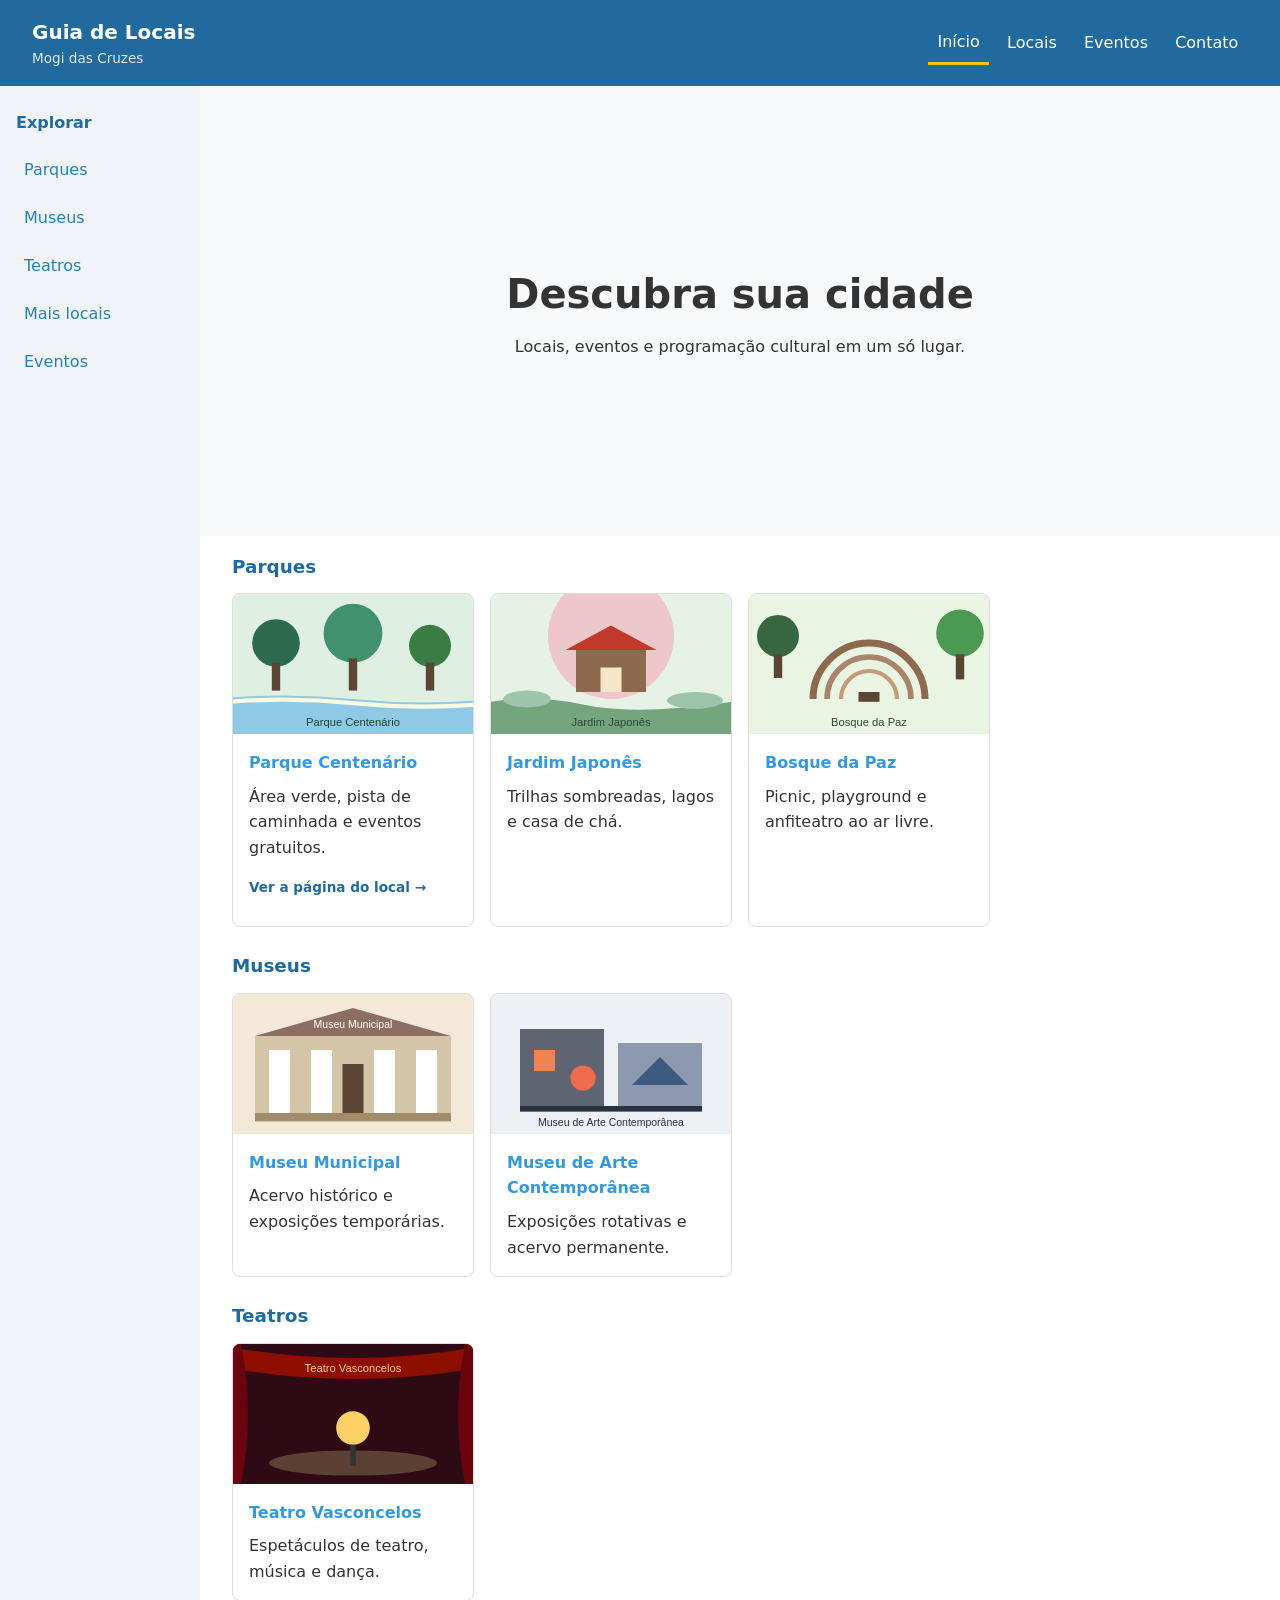
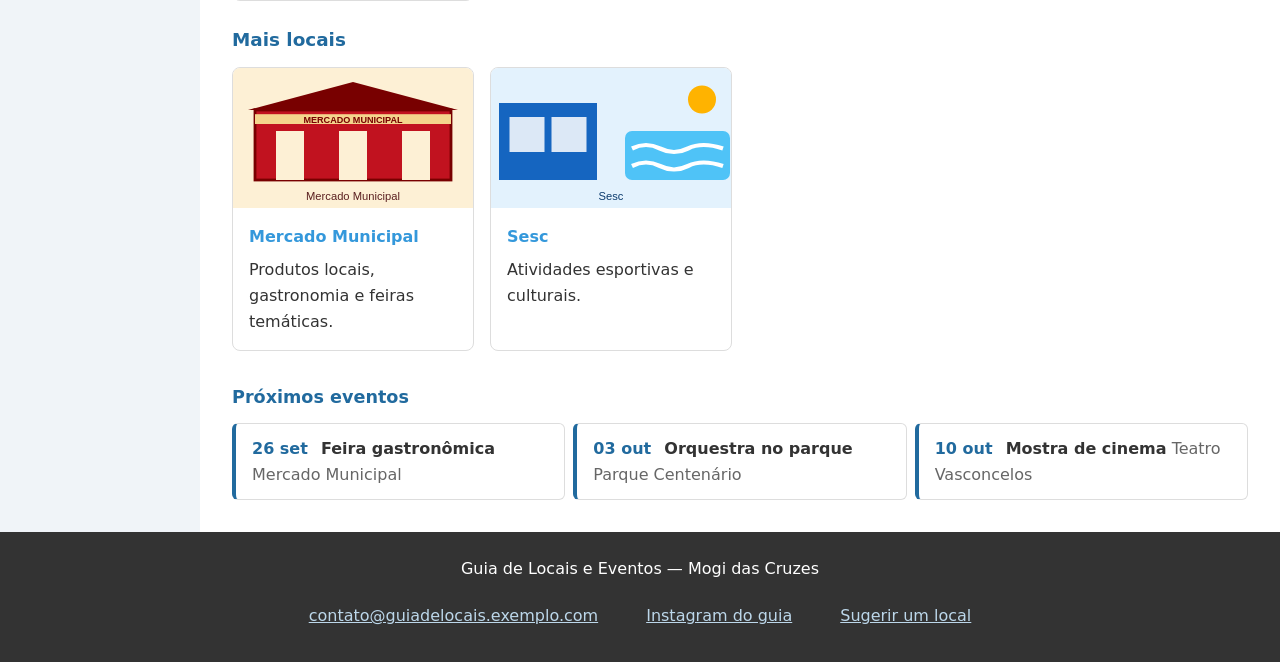
<file: index.html>
<!DOCTYPE html>
<html lang="pt-BR">
<head>
  <meta charset="UTF-8">
  <meta name="viewport" content="width=device-width, initial-scale=1.0">
  <title>Guia de Locais e Eventos — Início</title>
  <link rel="stylesheet" href="style.css">
</head>
<body>
  <header class="cabecalho">
    <div class="identidade">
      <p class="logo">Guia de Locais</p>
      <p class="titulo">Mogi das Cruzes</p>
    </div>
    <nav aria-label="Menu principal">
      <ul class="menu-lista">
        <li><a href="index.html" aria-current="page" class="ativo">Início</a></li>
        <li><a href="#locais">Locais</a></li>
        <li><a href="#agenda">Eventos</a></li>
        <li><a href="#contato">Contato</a></li>
      </ul>
    </nav>
  </header>

  <aside class="lateral">
    <nav aria-label="Categorias de locais">
      <h2 class="lateral-titulo">Explorar</h2>
      <ul class="lateral-lista">
        <li><a href="#parques">Parques</a></li>
        <li><a href="#museus">Museus</a></li>
        <li><a href="#teatros">Teatros</a></li>
        <li><a href="#mais">Mais locais</a></li>
        <li><a href="#agenda">Eventos</a></li>
      </ul>
    </nav>
  </aside>

  <main>
    <section class="hero">
      <div>
        <h1>Descubra sua cidade</h1>
        <p>Locais, eventos e programação cultural em um só lugar.</p>
      </div>
    </section>

    <div class="locais" id="locais">
      <section class="categoria" id="parques">
        <h3 class="categoria-titulo">Parques</h3>
        <div class="cards">
          <article class="card com-link">
            <a href="parque-centenario.html">
              <img src="local-parque.svg" alt="Área verde do Parque Centenário com árvores e pista de caminhada">
              <h4>Parque Centenário</h4>
              <p>Área verde, pista de caminhada e eventos gratuitos.</p>
              <p class="card-cta">Ver a página do local →</p>
            </a>
          </article>
          <article class="card">
            <img src="local-jardim.svg" alt="Casa de chá e cerejeiras do Jardim Japonês">
            <h4>Jardim Japonês</h4>
            <p>Trilhas sombreadas, lagos e casa de chá.</p>
          </article>
          <article class="card">
            <img src="local-bosque.svg" alt="Anfiteatro ao ar livre do Bosque da Paz">
            <h4>Bosque da Paz</h4>
            <p>Picnic, playground e anfiteatro ao ar livre.</p>
          </article>
        </div>
      </section>

      <section class="categoria" id="museus">
        <h3 class="categoria-titulo">Museus</h3>
        <div class="cards">
          <article class="card">
            <img src="local-museu.svg" alt="Fachada do Museu Municipal">
            <h4>Museu Municipal</h4>
            <p>Acervo histórico e exposições temporárias.</p>
          </article>
          <article class="card">
            <img src="local-mac.svg" alt="Fachada geométrica do Museu de Arte Contemporânea">
            <h4>Museu de Arte Contemporânea</h4>
            <p>Exposições rotativas e acervo permanente.</p>
          </article>
        </div>
      </section>

      <section class="categoria" id="teatros">
        <h3 class="categoria-titulo">Teatros</h3>
        <div class="cards">
          <article class="card">
            <img src="local-teatro.svg" alt="Palco do Teatro Vasconcelos">
            <h4>Teatro Vasconcelos</h4>
            <p>Espetáculos de teatro, música e dança.</p>
          </article>
        </div>
      </section>

      <section class="categoria" id="mais">
        <h3 class="categoria-titulo">Mais locais</h3>
        <div class="cards">
          <article class="card">
            <img src="local-mercado.svg" alt="Fachada vermelha do Mercado Municipal">
            <h4>Mercado Municipal</h4>
            <p>Produtos locais, gastronomia e feiras temáticas.</p>
          </article>
          <article class="card">
            <img src="local-sesc.svg" alt="Quadra e piscina do Sesc">
            <h4>Sesc</h4>
            <p>Atividades esportivas e culturais.</p>
          </article>
        </div>
      </section>
    </div>

    <section class="agenda" id="agenda">
      <h3 class="agenda-titulo">Próximos eventos</h3>
      <ul class="agenda-lista">
        <li class="agenda-item">
          <time datetime="2026-09-26">26 set</time>
          <strong>Feira gastronômica</strong>
          <span>Mercado Municipal</span>
        </li>
        <li class="agenda-item">
          <time datetime="2026-10-03">03 out</time>
          <strong>Orquestra no parque</strong>
          <span>Parque Centenário</span>
        </li>
        <li class="agenda-item">
          <time datetime="2026-10-10">10 out</time>
          <strong>Mostra de cinema</strong>
          <span>Teatro Vasconcelos</span>
        </li>
      </ul>
    </section>
  </main>

  <footer class="rodape" id="contato">
    <p>Guia de Locais e Eventos — Mogi das Cruzes</p>
    <ul class="rodape-links">
      <li><a href="mailto:contato@guiadelocais.exemplo.com">contato@guiadelocais.exemplo.com</a></li>
      <li><a href="https://www.instagram.com" target="_blank">Instagram do guia</a></li>
      <li><a href="mailto:sugestao@guiadelocais.exemplo.com">Sugerir um local</a></li>
    </ul>
  </footer>
</body>
</html>
</file>
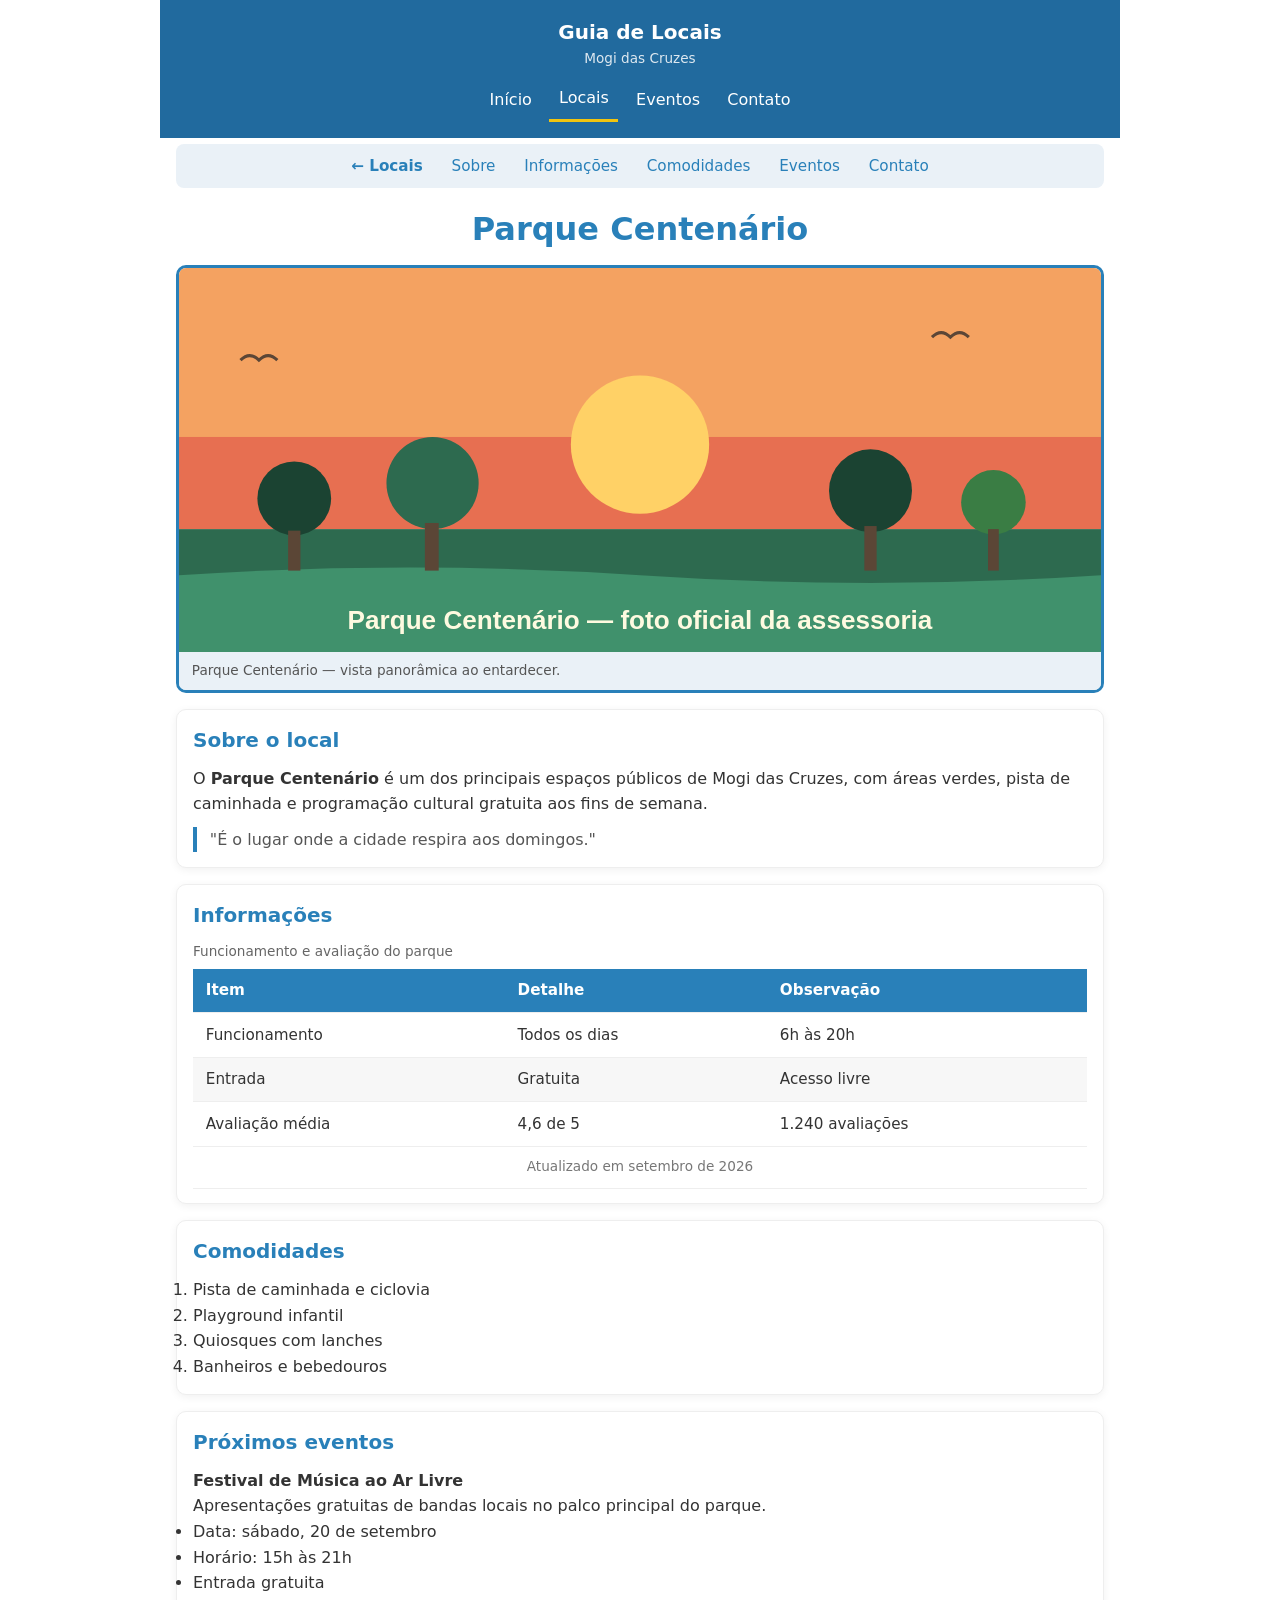
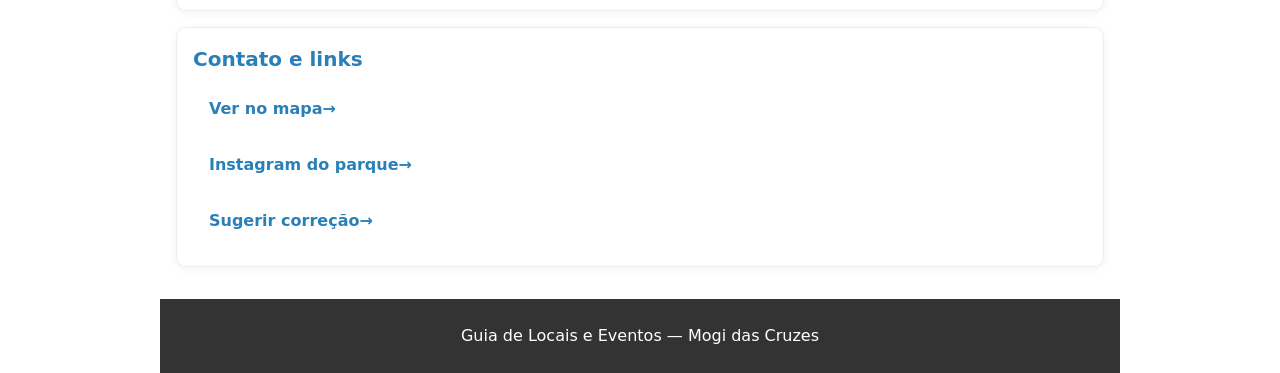
<file: parque-centenario.html>
<!DOCTYPE html>
<html lang="pt-BR">
<head>
  <meta charset="UTF-8">
  <meta name="viewport" content="width=device-width, initial-scale=1.0">
  <title>Parque Centenário — Guia de Locais e Eventos</title>
  <link rel="stylesheet" href="style.css">
</head>
<body class="pagina-local">
  <header class="cabecalho">
    <div class="identidade">
      <p class="logo">Guia de Locais</p>
      <p class="titulo">Mogi das Cruzes</p>
    </div>
    <nav aria-label="Menu principal">
      <ul class="menu-lista">
        <li><a href="index.html">Início</a></li>
        <li><a href="index.html#locais" class="ativo">Locais</a></li>
        <li><a href="index.html#agenda">Eventos</a></li>
        <li><a href="index.html#contato">Contato</a></li>
      </ul>
    </nav>
  </header>

  <main>
    <nav class="nav-local" aria-label="Seções desta página">
      <ul>
        <li class="volta"><a href="index.html#locais">← Locais</a></li>
        <li><a href="#sobre">Sobre</a></li>
        <li><a href="#informacoes">Informações</a></li>
        <li><a href="#comodidades">Comodidades</a></li>
        <li><a href="#eventos">Eventos</a></li>
        <li><a href="#contato-local">Contato</a></li>
      </ul>
    </nav>

    <h1 class="local-titulo">Parque Centenário</h1>

    <figure class="local-foto">
      <img src="foto-parque-centenario.svg" alt="Vista panorâmica do Parque Centenário ao entardecer">
      <figcaption>Parque Centenário — vista panorâmica ao entardecer.</figcaption>
    </figure>

    <section class="secao" id="sobre">
      <h3>Sobre o local</h3>
      <p>O <strong>Parque Centenário</strong> é um dos principais espaços públicos de Mogi das Cruzes, com áreas verdes, pista de caminhada e programação cultural gratuita aos fins de semana.</p>
      <blockquote>
        <p>"É o lugar onde a cidade respira aos domingos."</p>
      </blockquote>
    </section>

    <section class="secao" id="informacoes">
      <h3>Informações</h3>
      <div class="rola-x">
        <table class="tabela-info">
          <caption>Funcionamento e avaliação do parque</caption>
          <thead>
            <tr>
              <th>Item</th>
              <th>Detalhe</th>
              <th>Observação</th>
            </tr>
          </thead>
          <tbody>
            <tr><td>Funcionamento</td><td>Todos os dias</td><td>6h às 20h</td></tr>
            <tr><td>Entrada</td><td>Gratuita</td><td>Acesso livre</td></tr>
            <tr><td>Avaliação média</td><td>4,6 de 5</td><td>1.240 avaliações</td></tr>
          </tbody>
          <tfoot>
            <tr>
              <td colspan="3">Atualizado em setembro de 2026</td>
            </tr>
          </tfoot>
        </table>
      </div>
    </section>

    <section class="secao" id="comodidades">
      <h3>Comodidades</h3>
      <ol>
        <li>Pista de caminhada e ciclovia</li>
        <li>Playground infantil</li>
        <li>Quiosques com lanches</li>
        <li>Banheiros e bebedouros</li>
      </ol>
    </section>

    <section class="secao" id="eventos">
      <h3>Próximos eventos</h3>
      <article>
        <h4>Festival de Música ao Ar Livre</h4>
        <p>Apresentações gratuitas de bandas locais no palco principal do parque.</p>
        <ul>
          <li>Data: sábado, 20 de setembro</li>
          <li>Horário: 15h às 21h</li>
          <li>Entrada gratuita</li>
        </ul>
      </article>
    </section>

    <section class="secao" id="contato-local">
      <h3>Contato e links</h3>
      <ul class="links-contato">
        <li><a href="https://www.google.com/maps" target="_blank">Ver no mapa</a></li>
        <li><a href="https://www.instagram.com" target="_blank">Instagram do parque</a></li>
        <li><a href="mailto:parque@exemplo.com">Sugerir correção</a></li>
      </ul>
    </section>
  </main>

  <footer class="rodape">
    <p>Guia de Locais e Eventos — Mogi das Cruzes</p>
  </footer>
</body>
</html>
</file>
<file: style.css>
/* Guia de Locais e Eventos — CSS herdado da etapa anterior.
   A frente layout já foi consertada: base mobile-first, adaptação
   intrínseca nos cards e na agenda, mudança deliberada em 700px.
   As outras frentes ainda são trabalho da equipe. */

/* Guia de Locais e Eventos — Estilos atualizados */

* {
  box-sizing: border-box;
  margin: 0;
  padding: 0;
}

/* Foco visível universal para acessibilidade */
a:focus, button:focus {
  outline: 3px solid #f1c40f;
  outline-offset: 2px;
}

body {
  font-family: system-ui, sans-serif;
  color: #333;
  line-height: 1.6;
  display: grid;
  grid-template-areas:
    "topo"
    "conteudo"
    "lado"
    "rodape";
  grid-template-columns: 1fr;
  min-height: 100vh;
}

@media (min-width: 700px) {
  body {
    grid-template-areas:
      "topo topo"
      "lado conteudo"
      "rodape rodape";
    grid-template-columns: 200px 1fr;
    grid-template-rows: auto 1fr auto;
  }
}

.cabecalho {
  grid-area: topo;
  display: flex;
  justify-content: space-between;
  align-items: center;
  flex-wrap: wrap;
  gap: 0.5rem 1.5rem;
  background: #216a9e;
  color: #fff;
  padding: 1rem 2rem;
}

.logo {
  font-size: 1.25rem;
  font-weight: 700;
}

.titulo {
  font-size: 0.85rem;
  opacity: 0.85;
}

.menu-lista {
  display: flex;
  flex-wrap: wrap;
  gap: 0.5rem;
  list-style: none;
}

.menu-lista a {
  display: inline-block;
  min-height: 44px;
  min-width: 44px;
  display: flex;
  align-items: center;
  padding: 0.25rem 0.6rem;
  color: #fff;
  text-decoration: none;
  font-weight: 500;
  border-radius: 6px;
}

.menu-lista a:hover {
  background: rgba(255, 255, 255, 0.15);
}

.menu-lista .ativo {
  border-bottom: 3px solid #f1c40f;
  border-radius: 0;
}

.lateral {
  grid-area: lado;
  background: #f0f4f8;
  padding: 1.5rem 1rem;
}

.lateral-titulo {
  font-size: 1rem;
  font-weight: 600;
  color: #216a9e;
  margin-bottom: 0.75rem;
}

.lateral-lista {
  list-style: none;
  display: flex;
  flex-direction: column;
  gap: 0.25rem;
}

.lateral-lista a {
  display: block;
  min-height: 44px;
  display: flex;
  align-items: center;
  padding: 0.2rem 0.5rem;
  color: #2980b9;
  text-decoration: none;
  border-radius: 6px;
}

.lateral-lista a:hover {
  background: #dde7f0;
}

@media (max-width: 699px) {
  .lateral-lista {
    flex-direction: row;
    flex-wrap: wrap;
  }
}

main {
  grid-area: conteudo;
}

.hero {
  display: flex;
  justify-content: center;
  align-items: center;
  min-height: 35vh;
  background: #f8f9fa;
  text-align: center;
  padding: 1rem;
}

/* Tipografia fluida com clamp() para o título principal da home */
.hero h1 {
  font-size: clamp(1.8rem, 4vw, 2.5rem);
  margin-bottom: 0.5rem;
}

@media (min-width: 700px) {
  .hero {
    min-height: 50vh;
  }
}

.locais {
  padding: 1rem 2rem 2rem;
}

.categoria + .categoria {
  margin-top: 1.5rem;
}

.categoria-titulo {
  color: #216a9e;
  font-size: 1.15rem;
  margin-bottom: 0.75rem;
}

.cards {
  display: grid;
  grid-template-columns: repeat(auto-fill, minmax(230px, 1fr));
  gap: 1rem;
}

.card {
  background: #fff;
  border: 1px solid #ddd;
  border-radius: 8px;
  overflow: hidden;
}

/* Regra universal de imagem contida */
img {
  max-width: 100%;
  height: auto;
  display: block;
}

.card img {
  width: 100%;
  height: 140px;
  object-fit: cover;
}

.card h4 {
  color: #3498db;
  margin: 1rem 1rem 0.5rem;
}

.card p {
  margin: 0 1rem 1rem;
}

.agenda {
  padding: 0 2rem 2rem;
}

.agenda-titulo {
  font-size: 1.1rem;
  color: #216a9e;
  margin-bottom: 0.75rem;
}

.agenda-lista {
  list-style: none;
  display: grid;
  grid-template-columns: repeat(auto-fit, minmax(220px, 1fr));
  gap: 0.5rem;
}

.agenda-item {
  background: #fff;
  border: 1px solid #ddd;
  border-left: 4px solid #216a9e;
  border-radius: 6px;
  padding: 0.75rem 1rem;
}

.agenda-item time {
  font-weight: 700;
  color: #216a9e;
  margin-right: 0.5rem;
}

.agenda-item span {
  color: #666;
}

.rodape {
  grid-area: rodape;
  background: #333;
  color: #fff;
  text-align: center;
  padding: 1.5rem;
}

.rodape-links {
  list-style: none;
  display: flex;
  flex-wrap: wrap;
  justify-content: center;
  gap: 0.25rem 1.5rem;
  margin-top: 0.75rem;
}

.rodape-links a {
  display: inline-block;
  min-height: 44px;
  display: flex;
  align-items: center;
  padding: 0.5rem 0.75rem;
  color: #bcd7ea;
  border-radius: 6px;
}

.rodape-links a:hover {
  color: #fff;
  background: rgba(255, 255, 255, 0.1);
}

.card.com-link {
  padding: 0;
}

.card.com-link a {
  display: block;
  padding: 0 0 0.75rem;
  color: inherit;
  text-decoration: none;
  height: 100%;
}

.card.com-link:hover {
  transform: translateY(-4px);
  box-shadow: 0 6px 14px rgba(0, 0, 0, 0.18);
}

.card.com-link a:hover h4 {
  text-decoration: underline;
}

.card-cta {
  margin: 0.5rem 0.75rem 0;
  font-size: 0.85rem;
  font-weight: bold;
  color: #216a9e;
}

.pagina-local {
  max-width: 60rem;
  margin: 0 auto;
  grid-template-areas:
    "topo"
    "conteudo"
    "rodape";
  grid-template-columns: minmax(0, 1fr);
  min-height: 100vh;
}

.pagina-local .cabecalho {
  flex-direction: column;
  align-items: center;
  text-align: center;
  gap: 0.5rem;
}

.pagina-local .menu-lista {
  justify-content: center;
}

.pagina-local main {
  padding: 0 1rem 1rem;
}

.nav-local {
  display: flex;
  justify-content: center;
  margin: 0.4rem auto 1rem;
  background-color: #eaf1f7;
  border-radius: 8px;
}

.nav-local ul {
  display: flex;
  flex-wrap: wrap;
  justify-content: center;
  gap: 0.3rem 0.8rem;
  padding: 0;
  margin: 0;
  list-style: none;
}

.nav-local a {
  display: inline-block;
  min-height: 44px;
  display: flex;
  align-items: center;
  padding: 0.2rem 0.5rem;
  border-radius: 6px;
  color: #2980b9;
  text-decoration: none;
  font-size: 0.95rem;
}

.nav-local .volta a {
  font-weight: bold;
}

.nav-local a:hover {
  background-color: rgba(41, 128, 185, 0.15);
  text-decoration: none;
}

/* Tipografia fluida com clamp() para o título do local */
.local-titulo {
  margin: 0.4rem 0 0.6rem;
  text-align: center;
  font-size: clamp(1.5rem, 4vw, 2rem);
  color: #2980b9;
}

.local-foto {
  margin: 0.5rem 0 1rem;
  border-radius: 10px;
  overflow: hidden;
  border: 3px solid #2980b9;
}

.local-foto figcaption {
  padding: 0.5rem 0.8rem;
  background: #eaf1f7;
  color: #555;
  font-size: 0.85rem;
}

.secao {
  margin: 1rem 0;
  padding: 0.9rem 1rem;
  background: #fff;
  border: 1px solid #eee;
  border-radius: 10px;
  box-shadow: 0 2px 8px rgba(0, 0, 0, 0.06);
}

.secao h3 {
  margin: 0 0 0.6rem;
  font-size: 1.25rem;
  color: #2980b9;
}

.secao blockquote {
  margin: 0.6rem 0 0;
  padding-left: 0.8rem;
  border-left: 4px solid #2980b9;
  color: #555;
}

.rola-x {
  overflow-x: auto;
}

.tabela-info {
  border-collapse: collapse;
  width: 100%;
  min-width: 26rem;
}

.tabela-info caption {
  text-align: left;
  font-size: 0.85rem;
  color: #666;
  margin-bottom: 0.4rem;
}

.tabela-info th,
.tabela-info td {
  padding: 0.6rem 0.8rem;
  border-bottom: 1px solid #eee;
  text-align: left;
  font-size: 0.95rem;
}

.tabela-info th {
  background-color: #2980b9;
  color: #fff;
}

.tabela-info tfoot td {
  font-size: 0.85rem;
  color: #777;
  text-align: center;
}

.tabela-info tbody tr:nth-child(even) {
  background: #f7f7f7;
}

.links-contato {
  padding: 0;
  list-style: none;
}

.links-contato li {
  margin: 0.4rem 0;
}

.links-contato a {
  display: inline-block;
  min-height: 44px;
  display: flex;
  align-items: center;
  padding: 0.75rem 1rem;
  border-radius: 8px;
  color: #2980b9;
  font-weight: bold;
  text-decoration: none;
}

.links-contato a::after {
  content: " →";
}

.links-contato a:hover {
  background: #eaf1f7;
  text-decoration: none;
}
</file>
